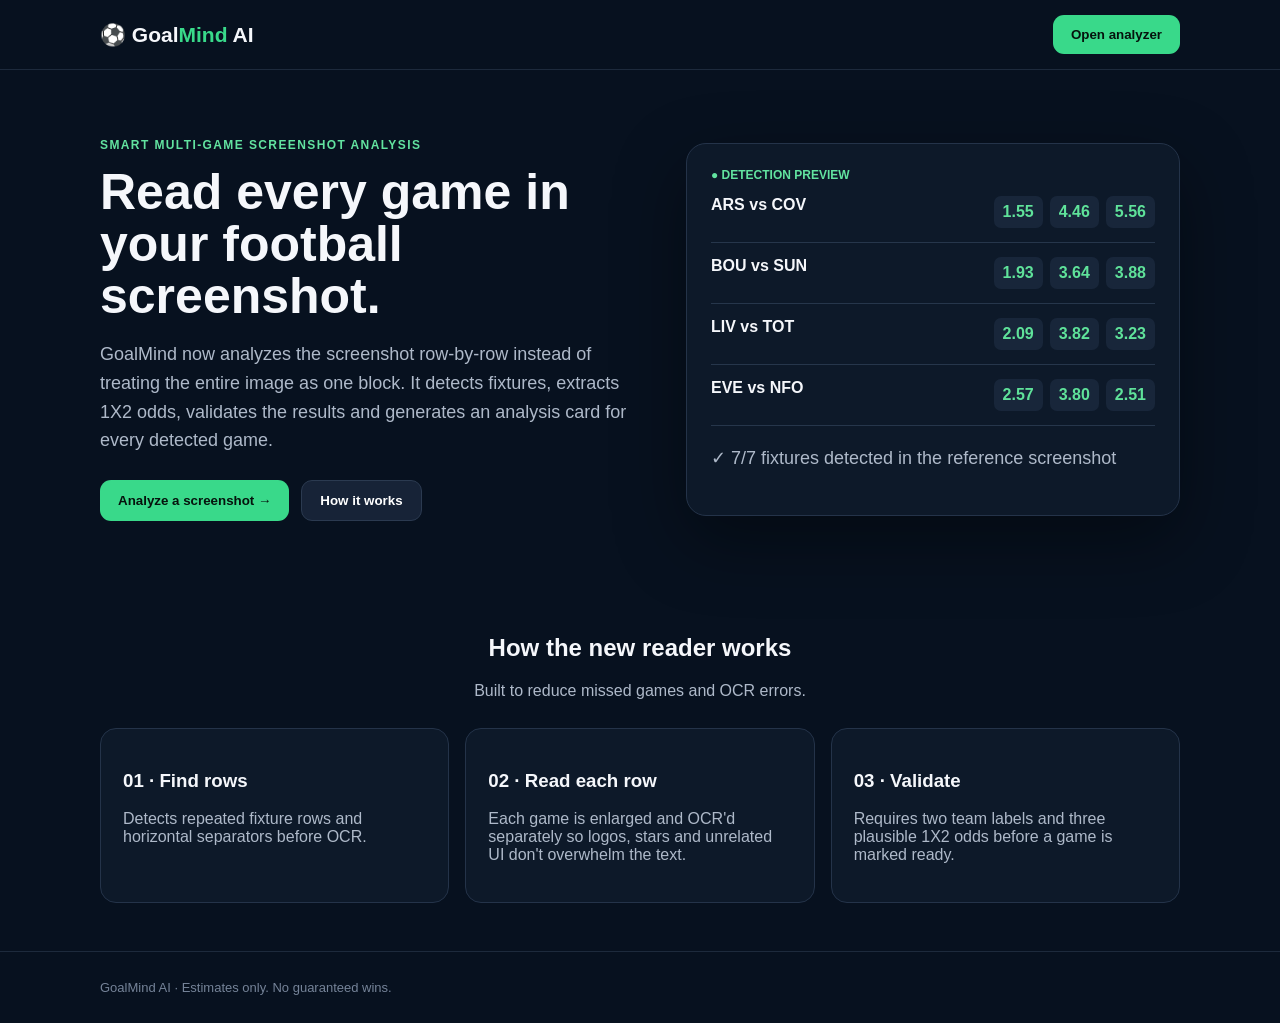
<file: index.html>
<!doctype html>
<html lang="en">
<head>
<meta charset="utf-8">
<meta name="viewport" content="width=device-width,initial-scale=1">
<title>GoalMind AI — Smart Screenshot Analyzer</title>
<style>
*{box-sizing:border-box}body{margin:0;background:#07111f;color:#f5f7fb;font-family:Inter,Arial,sans-serif}
.wrap{max-width:1120px;margin:auto;padding:0 20px}header{height:70px;border-bottom:1px solid #1d2a3c;display:flex;align-items:center}
.head{display:flex;justify-content:space-between;align-items:center;width:100%}.logo{font-size:21px;font-weight:900}.logo span{color:#39d98a}
.btn{border:0;border-radius:11px;padding:12px 18px;background:#39d98a;color:#06130d;font-weight:800;cursor:pointer}
.hero{padding:68px 0 45px;display:grid;grid-template-columns:1.05fr .95fr;gap:40px;align-items:center}.eyebrow{font-size:12px;letter-spacing:1.4px;color:#62e3a0;font-weight:900}
h1{font-size:50px;line-height:1.04;margin:14px 0}.hero p{font-size:18px;line-height:1.6;color:#aeb9c9}
.actions{display:flex;gap:12px;flex-wrap:wrap;margin-top:25px}.secondary{background:#172337;color:#fff;border:1px solid #2b3a50}
.demo{background:#0d1929;border:1px solid #243349;border-radius:20px;padding:24px;box-shadow:0 25px 70px #0006}
.demo-row{display:flex;justify-content:space-between;padding:14px 0;border-bottom:1px solid #26364b}.odds{display:flex;gap:7px}.odds b{background:#18263a;padding:7px 9px;border-radius:7px;color:#5fe29a}
section{padding:48px 0}.section-title{text-align:center}.muted{color:#aeb9c9}.grid{display:grid;grid-template-columns:repeat(3,1fr);gap:16px;margin-top:28px}.feature{background:#0d1929;border:1px solid #243349;border-radius:16px;padding:22px}
footer{padding:28px 0;border-top:1px solid #1d2a3c;color:#758398;font-size:13px}
.modal{position:fixed;inset:0;background:#000b;display:none;align-items:center;justify-content:center;padding:20px;z-index:20}.modal.open{display:flex}.box{width:min(460px,100%);background:#0d1929;border:1px solid #30415b;border-radius:18px;padding:24px}.close{float:right;background:none;color:#aeb9c9;border:0;font-size:25px}
label{display:block;font-size:13px;color:#cbd4df;margin:14px 0 6px}input{width:100%;padding:13px;border-radius:9px;border:1px solid #33445d;background:#07111f;color:#fff}
.form-btn{width:100%;margin-top:18px}
@media(max-width:800px){.hero{grid-template-columns:1fr;padding-top:42px}.hero h1{font-size:39px}.grid{grid-template-columns:1fr}.nav-hide{display:none}}
</style>
</head>
<body>
<header><div class="wrap head"><div class="logo">⚽ Goal<span>Mind</span> AI</div><button class="btn" onclick="location.href='dashboard.html'">Open analyzer</button></div></header>
<main class="wrap">
<section class="hero">
<div><div class="eyebrow">SMART MULTI-GAME SCREENSHOT ANALYSIS</div>
<h1>Read every game in your football screenshot.</h1>
<p>GoalMind now analyzes the screenshot row-by-row instead of treating the entire image as one block. It detects fixtures, extracts 1X2 odds, validates the results and generates an analysis card for every detected game.</p>
<div class="actions"><button class="btn" onclick="location.href='dashboard.html'">Analyze a screenshot →</button><button class="btn secondary" onclick="document.getElementById('how').scrollIntoView({behavior:'smooth'})">How it works</button></div>
</div>
<div class="demo"><div style="color:#62e3a0;font-weight:900;font-size:12px">● DETECTION PREVIEW</div>
<div class="demo-row"><b>ARS vs COV</b><span class="odds"><b>1.55</b><b>4.46</b><b>5.56</b></span></div>
<div class="demo-row"><b>BOU vs SUN</b><span class="odds"><b>1.93</b><b>3.64</b><b>3.88</b></span></div>
<div class="demo-row"><b>LIV vs TOT</b><span class="odds"><b>2.09</b><b>3.82</b><b>3.23</b></span></div>
<div class="demo-row"><b>EVE vs NFO</b><span class="odds"><b>2.57</b><b>3.80</b><b>2.51</b></span></div>
<p class="muted">✓ 7/7 fixtures detected in the reference screenshot</p></div>
</section>
<section id="how"><div class="section-title"><h2>How the new reader works</h2><p class="muted">Built to reduce missed games and OCR errors.</p></div>
<div class="grid"><div class="feature"><h3>01 · Find rows</h3><p class="muted">Detects repeated fixture rows and horizontal separators before OCR.</p></div>
<div class="feature"><h3>02 · Read each row</h3><p class="muted">Each game is enlarged and OCR'd separately so logos, stars and unrelated UI don't overwhelm the text.</p></div>
<div class="feature"><h3>03 · Validate</h3><p class="muted">Requires two team labels and three plausible 1X2 odds before a game is marked ready.</p></div></div></section>
</main>
<footer><div class="wrap">GoalMind AI · Estimates only. No guaranteed wins.</div></footer>
</body></html>
</file>
